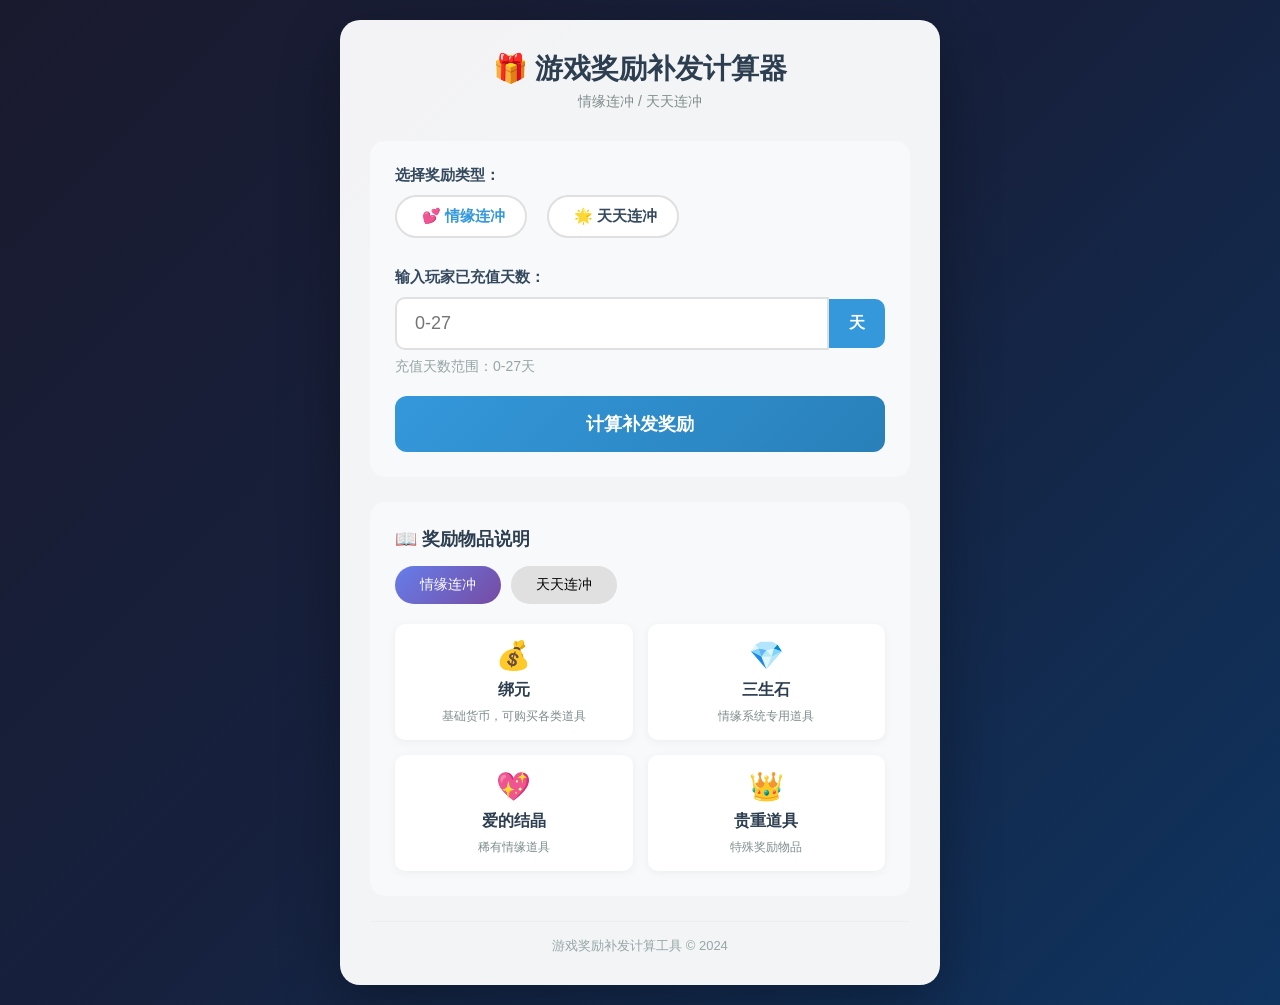
<file: index.html>
<!DOCTYPE html>
<html lang="zh-CN">
<head>
    <meta charset="UTF-8">
    <meta name="viewport" content="width=device-width, initial-scale=1.0">
    <title>游戏奖励补发计算器</title>
    <link rel="stylesheet" href="style.css">
</head>
<body>
    <div class="container">
        <header>
            <h1>🎁 游戏奖励补发计算器</h1>
            <p class="subtitle">情缘连冲 / 天天连冲</p>
        </header>

        <div class="form-section">
            <div class="form-group">
                <label>选择奖励类型：</label>
                <div class="radio-group">
                    <label class="radio-label">
                        <input type="radio" name="giftType" value="love" checked>
                        <span>💕 情缘连冲</span>
                    </label>
                    <label class="radio-label">
                        <input type="radio" name="giftType" value="daily">
                        <span>🌟 天天连冲</span>
                    </label>
                </div>
            </div>

            <div class="form-group">
                <label>输入玩家已充值天数：</label>
                <div class="input-group">
                    <input type="number" id="chargeDay" min="0" max="27" placeholder="0-27">
                    <span class="input-unit">天</span>
                </div>
                <span class="hint">充值天数范围：0-27天</span>
            </div>

            <button id="calculateBtn" class="calculate-btn">计算补发奖励</button>
        </div>

        <div class="result-section" id="resultSection">
            <h2>📋 补发奖励结果</h2>
            <div id="resultContent" class="result-content"></div>
            <div id="breakdown" class="breakdown"></div>
        </div>

        <div class="info-section">
            <h2>📖 奖励物品说明</h2>
            <div class="info-tabs">
                <button class="tab-btn active" data-tab="love">情缘连冲</button>
                <button class="tab-btn" data-tab="daily">天天连冲</button>
            </div>
            <div class="tab-content" id="loveTab">
                <div class="gift-card">
                    <span class="gift-icon">💰</span>
                    <span class="gift-name">绑元</span>
                    <span class="gift-desc">基础货币，可购买各类道具</span>
                </div>
                <div class="gift-card">
                    <span class="gift-icon">💎</span>
                    <span class="gift-name">三生石</span>
                    <span class="gift-desc">情缘系统专用道具</span>
                </div>
                <div class="gift-card">
                    <span class="gift-icon">💖</span>
                    <span class="gift-name">爱的结晶</span>
                    <span class="gift-desc">稀有情缘道具</span>
                </div>
                <div class="gift-card">
                    <span class="gift-icon">👑</span>
                    <span class="gift-name">贵重道具</span>
                    <span class="gift-desc">特殊奖励物品</span>
                </div>
            </div>
            <div class="tab-content hidden" id="dailyTab">
                <div class="gift-card">
                    <span class="gift-icon">⚔️</span>
                    <span class="gift-name">宝具精魄</span>
                    <span class="gift-desc">装备强化材料</span>
                </div>
                <div class="gift-card">
                    <span class="gift-icon">👟</span>
                    <span class="gift-name">足迹升级丹</span>
                    <span class="gift-desc">足迹系统升级道具</span>
                </div>
                <div class="gift-card">
                    <span class="gift-icon">🐴</span>
                    <span class="gift-name">坐骑升级丹</span>
                    <span class="gift-desc">坐骑系统升级道具</span>
                </div>
                <div class="gift-card">
                    <span class="gift-icon">✨</span>
                    <span class="gift-name">星辉装备箱</span>
                    <span class="gift-desc">高品质装备宝箱</span>
                </div>
                <div class="gift-card">
                    <span class="gift-icon">👑</span>
                    <span class="gift-name">贵重道具</span>
                    <span class="gift-desc">特殊奖励物品</span>
                </div>
            </div>
        </div>

        <footer>
            <p>游戏奖励补发计算工具 © 2024</p>
        </footer>
    </div>

    <script src="script.js"></script>
</body>
</html>
</file>
<file: style.css>
* {
    margin: 0;
    padding: 0;
    box-sizing: border-box;
}

body {
    font-family: 'Segoe UI', Tahoma, Geneva, Verdana, sans-serif;
    background: linear-gradient(135deg, #1a1a2e 0%, #16213e 50%, #0f3460 100%);
    min-height: 100vh;
    padding: 20px;
}

.container {
    max-width: 600px;
    margin: 0 auto;
    background: rgba(255, 255, 255, 0.95);
    border-radius: 20px;
    padding: 30px;
    box-shadow: 0 20px 60px rgba(0, 0, 0, 0.3);
}

header {
    text-align: center;
    margin-bottom: 30px;
}

header h1 {
    color: #2c3e50;
    font-size: 28px;
    margin-bottom: 5px;
}

.subtitle {
    color: #7f8c8d;
    font-size: 14px;
}

.form-section {
    background: #f8f9fa;
    padding: 25px;
    border-radius: 15px;
    margin-bottom: 25px;
}

.form-group {
    margin-bottom: 20px;
}

.form-group label {
    display: block;
    margin-bottom: 10px;
    color: #34495e;
    font-weight: 600;
    font-size: 15px;
}

.radio-group {
    display: flex;
    gap: 20px;
}

.radio-label {
    display: flex;
    align-items: center;
    cursor: pointer;
    font-size: 16px;
    color: #2c3e50;
    padding: 10px 20px;
    background: white;
    border-radius: 25px;
    border: 2px solid #e0e0e0;
    transition: all 0.3s;
}

.radio-label:hover {
    border-color: #3498db;
    background: #ebf5fb;
}

.radio-label input[type="radio"] {
    display: none;
}

.radio-label span {
    padding-left: 5px;
}

.radio-label input[type="radio"]:checked + span {
    color: #3498db;
    font-weight: 600;
}

.radio-label input[type="radio"]:checked {
    border-color: #3498db;
    background: #ebf5fb;
}

.input-group {
    display: flex;
    align-items: center;
}

input[type="number"] {
    flex: 1;
    padding: 14px 18px;
    border: 2px solid #e0e0e0;
    border-radius: 10px 0 0 10px;
    font-size: 18px;
    transition: border-color 0.3s;
    outline: none;
}

input[type="number"]:focus {
    border-color: #3498db;
}

.input-unit {
    padding: 14px 20px;
    background: #3498db;
    color: white;
    border-radius: 0 10px 10px 0;
    font-weight: 600;
}

.hint {
    display: block;
    margin-top: 8px;
    color: #95a5a6;
    font-size: 14px;
}

.calculate-btn {
    width: 100%;
    padding: 16px;
    background: linear-gradient(135deg, #3498db 0%, #2980b9 100%);
    color: white;
    border: none;
    border-radius: 12px;
    font-size: 18px;
    font-weight: 600;
    cursor: pointer;
    transition: transform 0.2s, box-shadow 0.2s;
}

.calculate-btn:hover {
    transform: translateY(-2px);
    box-shadow: 0 8px 25px rgba(52, 152, 219, 0.4);
}

.result-section {
    background: linear-gradient(135deg, #667eea 0%, #764ba2 100%);
    color: white;
    padding: 25px;
    border-radius: 15px;
    margin-bottom: 25px;
    display: none;
}

.result-section h2 {
    font-size: 20px;
    margin-bottom: 15px;
}

.result-content {
    font-size: 16px;
    line-height: 2;
}

.gift-item {
    display: inline-block;
    background: rgba(255, 255, 255, 0.2);
    padding: 8px 16px;
    border-radius: 20px;
    margin: 5px;
    font-size: 14px;
}

.breakdown {
    margin-top: 20px;
    padding-top: 15px;
    border-top: 1px solid rgba(255, 255, 255, 0.3);
    font-size: 13px;
    color: rgba(255, 255, 255, 0.8);
}

.info-section {
    background: #f8f9fa;
    padding: 25px;
    border-radius: 15px;
    margin-bottom: 25px;
}

.info-section h2 {
    color: #2c3e50;
    font-size: 18px;
    margin-bottom: 15px;
}

.info-tabs {
    display: flex;
    gap: 10px;
    margin-bottom: 20px;
}

.tab-btn {
    padding: 10px 25px;
    border: none;
    background: #e0e0e0;
    border-radius: 20px;
    cursor: pointer;
    font-size: 14px;
    font-weight: 500;
    transition: all 0.3s;
}

.tab-btn.active {
    background: linear-gradient(135deg, #667eea 0%, #764ba2 100%);
    color: white;
}

.tab-content {
    display: grid;
    grid-template-columns: 1fr 1fr;
    gap: 15px;
}

.tab-content.hidden {
    display: none;
}

.gift-card {
    background: white;
    padding: 15px;
    border-radius: 10px;
    text-align: center;
    box-shadow: 0 2px 10px rgba(0, 0, 0, 0.05);
}

.gift-icon {
    font-size: 28px;
    display: block;
    margin-bottom: 8px;
}

.gift-name {
    display: block;
    font-weight: 600;
    color: #2c3e50;
    margin-bottom: 5px;
}

.gift-desc {
    font-size: 12px;
    color: #7f8c8d;
}

footer {
    text-align: center;
    color: #95a5a6;
    font-size: 13px;
    padding-top: 15px;
    border-top: 1px solid #eee;
}

.error-message {
    color: #e74c3c;
    font-size: 14px;
    margin-top: 10px;
}

.success-animation {
    animation: fadeInUp 0.5s ease-out;
}

@keyframes fadeInUp {
    from {
        opacity: 0;
        transform: translateY(20px);
    }
    to {
        opacity: 1;
        transform: translateY(0);
    }
}
</file>
